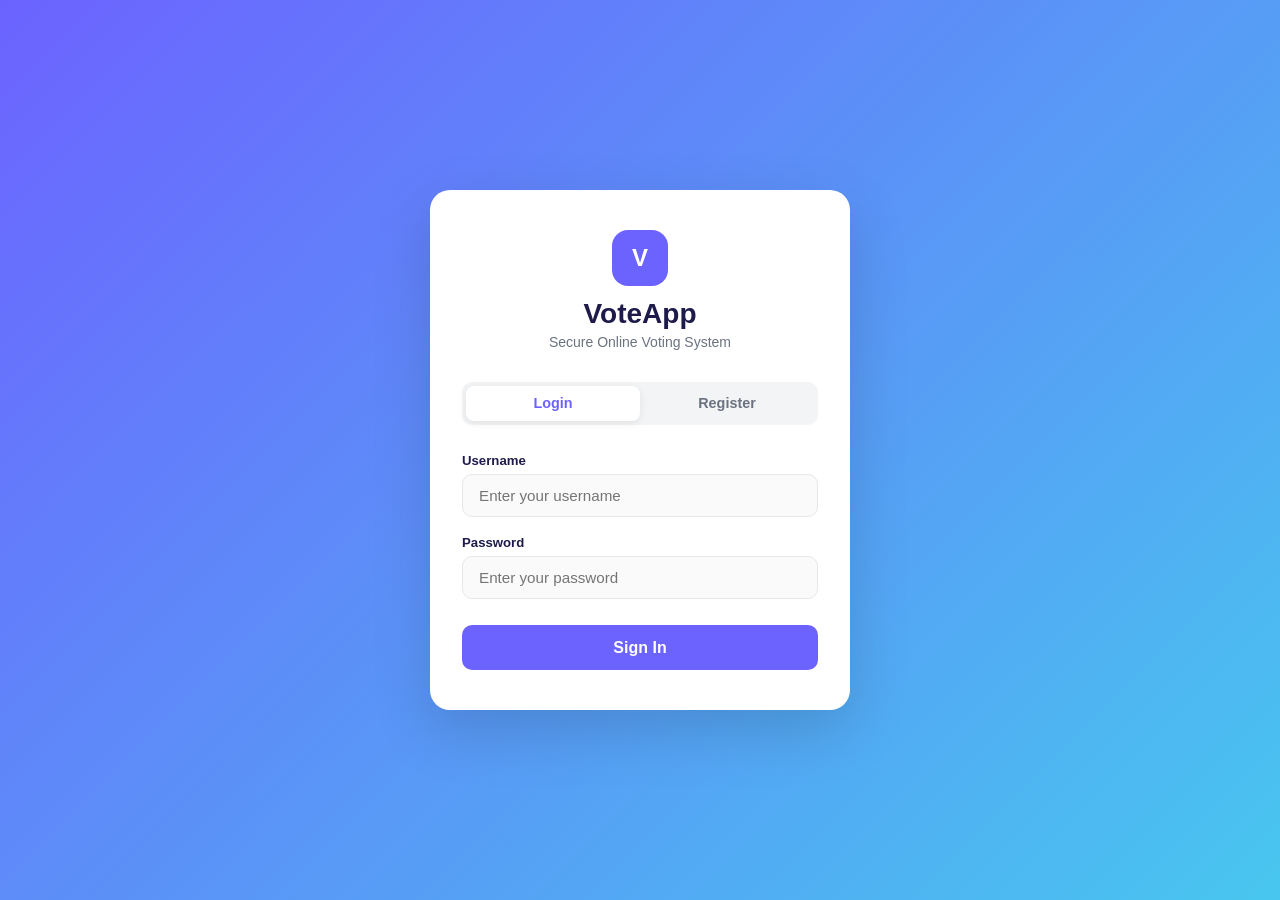
<file: frontend/index.html>
<!DOCTYPE html>
<html lang="en">
<head>
  <meta charset="UTF-8"/>
  <meta name="viewport" content="width=device-width, initial-scale=1.0"/>
  <title>VoteApp</title>
  <link rel="stylesheet" href="style.css"/>
</head>
<body>
  <div class="auth-bg">
    <div class="auth-card">
      <div class="auth-logo">
        <div class="logo-icon">V</div>
        <h1>VoteApp</h1>
        <p>Secure Online Voting System</p>
      </div>

      <div class="tab-bar">
        <button class="tab active" id="tab-login" onclick="switchTab('login')">Login</button>
        <button class="tab" id="tab-register" onclick="switchTab('register')">Register</button>
      </div>

      <!-- Login Form -->
      <div id="login-form">
        <div id="login-error" class="alert alert-error hidden"></div>
        <div class="input-group">
          <label>Username</label>
          <input type="text" id="login-username" placeholder="Enter your username"/>
        </div>
        <div class="input-group">
          <label>Password</label>
          <input type="password" id="login-password" placeholder="Enter your password"/>
        </div>
        <button class="btn-primary" onclick="handleLogin()">
          <span>Sign In</span>
        </button>
      </div>

      <!-- Register Form -->
      <div id="register-form" class="hidden">
        <div id="register-error" class="alert alert-error hidden"></div>
        <div id="register-success" class="alert alert-success hidden"></div>
        <div class="input-group">
          <label>Username</label>
          <input type="text" id="reg-username" placeholder="Choose a username"/>
        </div>
        <div class="input-group">
          <label>Password</label>
          <input type="password" id="reg-password" placeholder="Choose a password"/>
        </div>
        <div class="input-group">
          <label>Confirm Password</label>
          <input type="password" id="reg-confirm" placeholder="Repeat your password"/>
        </div>
        <button class="btn-primary" onclick="handleRegister()">
          <span>Create Account</span>
        </button>
      </div>

    </div>
  </div>
  <script src="app.js"></script>
</body>
</html>
</file>
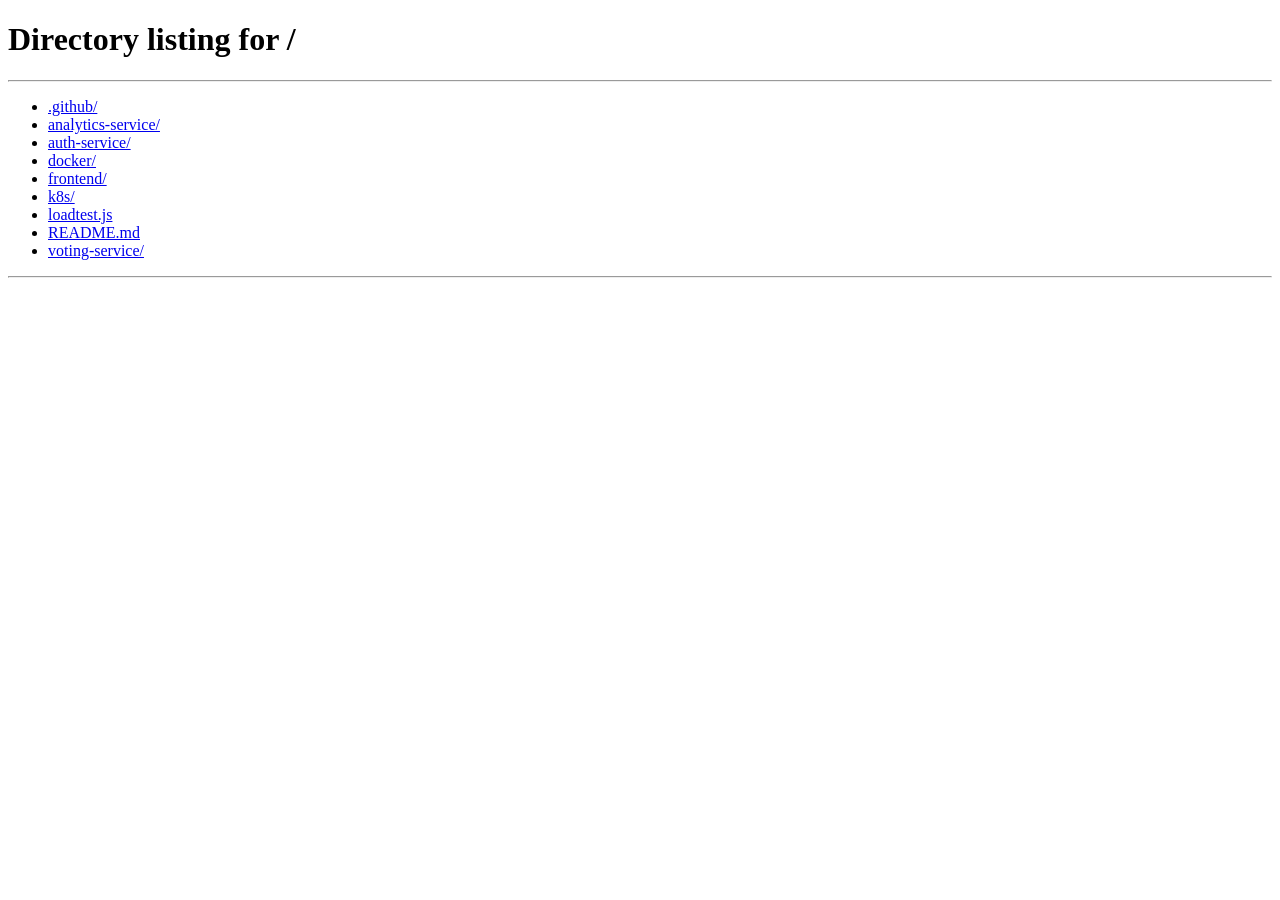
<file: frontend/results.html>
<!DOCTYPE html>
<html lang="en">
<head>
  <meta charset="UTF-8"/>
  <meta name="viewport" content="width=device-width, initial-scale=1.0"/>
  <title>VoteApp — Live Results</title>
  <link rel="stylesheet" href="style.css"/>
</head>
<body>
  <nav class="topnav">
    <div class="nav-left">
      <div class="logo-icon small">V</div>
      <span class="nav-brand">VoteApp</span>
    </div>
    <div class="nav-right">
      <span id="nav-user" class="nav-user"></span>
      <a href="vote.html" class="btn-ghost">Vote</a>
      <button class="btn-ghost" onclick="logout()">Logout</button>
    </div>
  </nav>

  <div class="page-content">
    <div class="page-header">
      <h2>Live Results</h2>
      <p id="refresh-status">Auto-refreshing every 5 seconds</p>
    </div>

    <div class="results-card">
      <div id="results-container"></div>
      <div id="total-votes" class="total-label"></div>
    </div>
  </div>

  <script src="app.js"></script>
</body>
</html>
</file>
<file: frontend/style.css>
*, *::before, *::after { margin: 0; padding: 0; box-sizing: border-box; }

:root {
  --primary: #6c63ff;
  --primary-dark: #5a52d5;
  --primary-light: #ede9ff;
  --success: #22c55e;
  --danger: #ef4444;
  --info: #3b82f6;
  --bg: #f5f4ff;
  --card-bg: #ffffff;
  --text: #1e1b4b;
  --muted: #6b7280;
  --border: #e5e7eb;
  --radius: 12px;
  --shadow: 0 8px 32px rgba(108,99,255,0.10);
}

body {
  font-family: 'Segoe UI', Arial, sans-serif;
  background: var(--bg);
  color: var(--text);
  min-height: 100vh;
}

/* ── Auth Page ── */
.auth-bg {
  min-height: 100vh;
  display: flex;
  align-items: center;
  justify-content: center;
  background: linear-gradient(135deg, #6c63ff 0%, #48c6ef 100%);
  padding: 2rem;
}

.auth-card {
  background: var(--card-bg);
  border-radius: 20px;
  padding: 2.5rem 2rem;
  width: 100%;
  max-width: 420px;
  box-shadow: 0 20px 60px rgba(0,0,0,0.15);
}

.auth-logo {
  text-align: center;
  margin-bottom: 2rem;
}

.logo-icon {
  width: 56px; height: 56px;
  background: var(--primary);
  color: white;
  border-radius: 16px;
  display: inline-flex;
  align-items: center;
  justify-content: center;
  font-size: 1.5rem;
  font-weight: 700;
  margin-bottom: 0.75rem;
}

.logo-icon.small {
  width: 32px; height: 32px;
  font-size: 0.95rem;
  border-radius: 8px;
}

.auth-logo h1 {
  font-size: 1.75rem;
  color: var(--text);
  font-weight: 700;
}

.auth-logo p {
  color: var(--muted);
  font-size: 0.875rem;
  margin-top: 0.25rem;
}

/* ── Tabs ── */
.tab-bar {
  display: flex;
  background: #f3f4f6;
  border-radius: 10px;
  padding: 4px;
  margin-bottom: 1.75rem;
}

.tab {
  flex: 1;
  padding: 0.6rem;
  border: none;
  background: transparent;
  border-radius: 8px;
  font-size: 0.9rem;
  font-weight: 600;
  color: var(--muted);
  cursor: pointer;
  transition: all 0.2s;
}

.tab.active {
  background: white;
  color: var(--primary);
  box-shadow: 0 2px 8px rgba(0,0,0,0.08);
}

/* ── Inputs ── */
.input-group {
  margin-bottom: 1.1rem;
}

.input-group label {
  display: block;
  font-size: 0.825rem;
  font-weight: 600;
  color: var(--text);
  margin-bottom: 0.4rem;
}

.input-group input {
  width: 100%;
  padding: 0.75rem 1rem;
  border: 1.5px solid var(--border);
  border-radius: 10px;
  font-size: 0.95rem;
  color: var(--text);
  background: #fafafa;
  transition: border-color 0.2s, box-shadow 0.2s;
  outline: none;
}

.input-group input:focus {
  border-color: var(--primary);
  background: white;
  box-shadow: 0 0 0 3px rgba(108,99,255,0.1);
}

/* ── Buttons ── */
.btn-primary {
  width: 100%;
  padding: 0.85rem;
  background: var(--primary);
  color: white;
  border: none;
  border-radius: 10px;
  font-size: 1rem;
  font-weight: 600;
  cursor: pointer;
  margin-top: 0.5rem;
  transition: background 0.2s, transform 0.1s;
}

.btn-primary:hover { background: var(--primary-dark); }
.btn-primary:active { transform: scale(0.98); }
.btn-primary:disabled { background: #c7c7c7; cursor: not-allowed; transform: none; }
.btn-primary.wide { margin-top: 0; }

.btn-ghost {
  background: transparent;
  color: var(--primary);
  border: 1.5px solid var(--primary);
  border-radius: 8px;
  padding: 0.4rem 1rem;
  font-size: 0.875rem;
  font-weight: 600;
  cursor: pointer;
  text-decoration: none;
  display: inline-block;
  transition: background 0.2s;
}

.btn-ghost:hover { background: var(--primary-light); }

/* ── Alerts ── */
.alert {
  padding: 0.75rem 1rem;
  border-radius: 8px;
  font-size: 0.875rem;
  margin-bottom: 1rem;
}

.alert-error   { background: #fef2f2; color: #b91c1c; border: 1px solid #fecaca; }
.alert-success { background: #f0fdf4; color: #15803d; border: 1px solid #bbf7d0; }
.alert-info    { background: #eff6ff; color: #1e40af; border: 1px solid #bfdbfe; }
.hidden { display: none !important; }

/* ── Navbar ── */
.topnav {
  display: flex;
  align-items: center;
  justify-content: space-between;
  padding: 1rem 2rem;
  background: white;
  border-bottom: 1px solid var(--border);
  box-shadow: 0 2px 8px rgba(0,0,0,0.04);
  position: sticky;
  top: 0;
  z-index: 10;
}

.nav-left { display: flex; align-items: center; gap: 0.6rem; }
.nav-brand { font-size: 1.1rem; font-weight: 700; color: var(--primary); }
.nav-right { display: flex; align-items: center; gap: 0.75rem; }
.nav-user { color: var(--muted); font-size: 0.85rem; }

/* ── Page layout ── */
.page-content {
  max-width: 700px;
  margin: 0 auto;
  padding: 2rem 1.5rem;
}

.page-header {
  margin-bottom: 1.75rem;
}

.page-header h2 {
  font-size: 1.6rem;
  font-weight: 700;
  color: var(--text);
}

.page-header p {
  color: var(--muted);
  margin-top: 0.3rem;
  font-size: 0.9rem;
}

/* ── Candidates ── */
.candidates-grid {
  display: flex;
  flex-direction: column;
  gap: 1rem;
  margin-bottom: 1.5rem;
}

.candidate-card {
  display: flex;
  align-items: center;
  gap: 1rem;
  padding: 1.25rem 1.5rem;
  background: white;
  border: 2px solid var(--border);
  border-radius: var(--radius);
  cursor: pointer;
  transition: all 0.2s;
  box-shadow: 0 2px 8px rgba(0,0,0,0.04);
}

.candidate-card:hover {
  border-color: var(--primary);
  box-shadow: 0 4px 16px rgba(108,99,255,0.12);
}

.candidate-card.selected {
  border-color: var(--primary);
  background: var(--primary-light);
  box-shadow: 0 4px 16px rgba(108,99,255,0.15);
}

.candidate-card input[type="radio"] {
  accent-color: var(--primary);
  width: 18px; height: 18px;
  flex-shrink: 0;
}

.candidate-avatar {
  width: 48px; height: 48px;
  border-radius: 50%;
  background: var(--primary);
  color: white;
  display: flex;
  align-items: center;
  justify-content: center;
  font-size: 1.2rem;
  font-weight: 700;
  flex-shrink: 0;
}

.candidate-info { flex: 1; }
.candidate-name { font-weight: 700; font-size: 1rem; color: var(--text); }
.candidate-party { font-size: 0.8rem; color: var(--muted); margin-top: 0.2rem; }

.vote-action {
  display: flex;
  flex-direction: column;
  gap: 0.75rem;
  align-items: center;
}

/* ── Results ── */
.results-card {
  background: white;
  border-radius: var(--radius);
  padding: 1.75rem;
  box-shadow: var(--shadow);
}

.result-item { margin-bottom: 1.5rem; }

.result-header {
  display: flex;
  align-items: center;
  gap: 0.75rem;
  margin-bottom: 0.5rem;
}

.result-avatar {
  width: 36px; height: 36px;
  border-radius: 50%;
  background: var(--primary);
  color: white;
  display: flex;
  align-items: center;
  justify-content: center;
  font-weight: 700;
  font-size: 0.9rem;
  flex-shrink: 0;
}

.result-name { font-weight: 600; font-size: 0.95rem; flex: 1; }
.result-count { font-size: 0.85rem; color: var(--muted); font-weight: 600; }

.progress-bar {
  height: 10px;
  background: #f3f4f6;
  border-radius: 999px;
  overflow: hidden;
}

.progress-fill {
  height: 100%;
  background: linear-gradient(90deg, var(--primary), #48c6ef);
  border-radius: 999px;
  transition: width 0.8s ease;
}

.result-item:nth-child(1) .result-avatar { background: #f59e0b; }
.result-item:nth-child(1) .progress-fill { background: linear-gradient(90deg, #f59e0b, #fcd34d); }
.result-item:nth-child(2) .result-avatar { background: var(--primary); }
.result-item:nth-child(3) .result-avatar { background: #10b981; }
.result-item:nth-child(3) .progress-fill { background: linear-gradient(90deg, #10b981, #6ee7b7); }

.total-label {
  text-align: center;
  color: var(--muted);
  font-size: 0.875rem;
  padding-top: 1rem;
  border-top: 1px solid var(--border);
  margin-top: 0.5rem;
}
</file>
